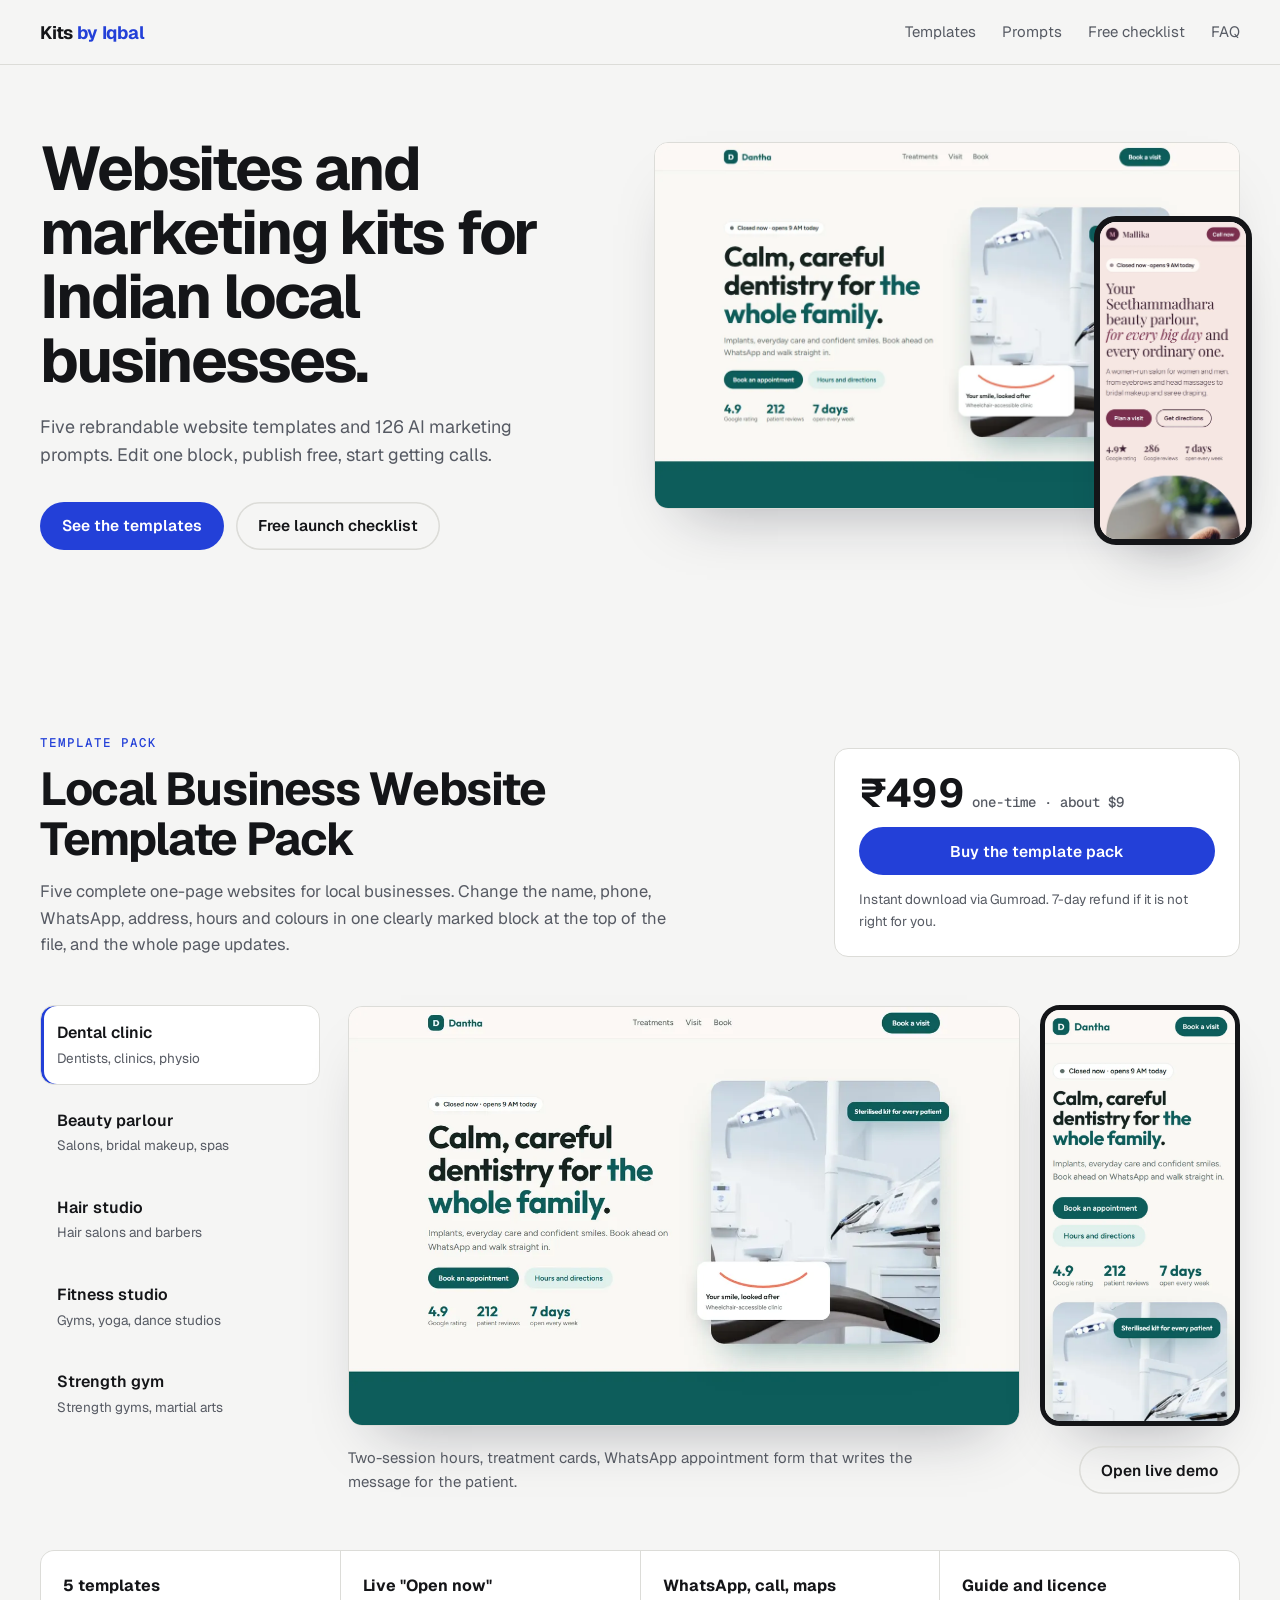
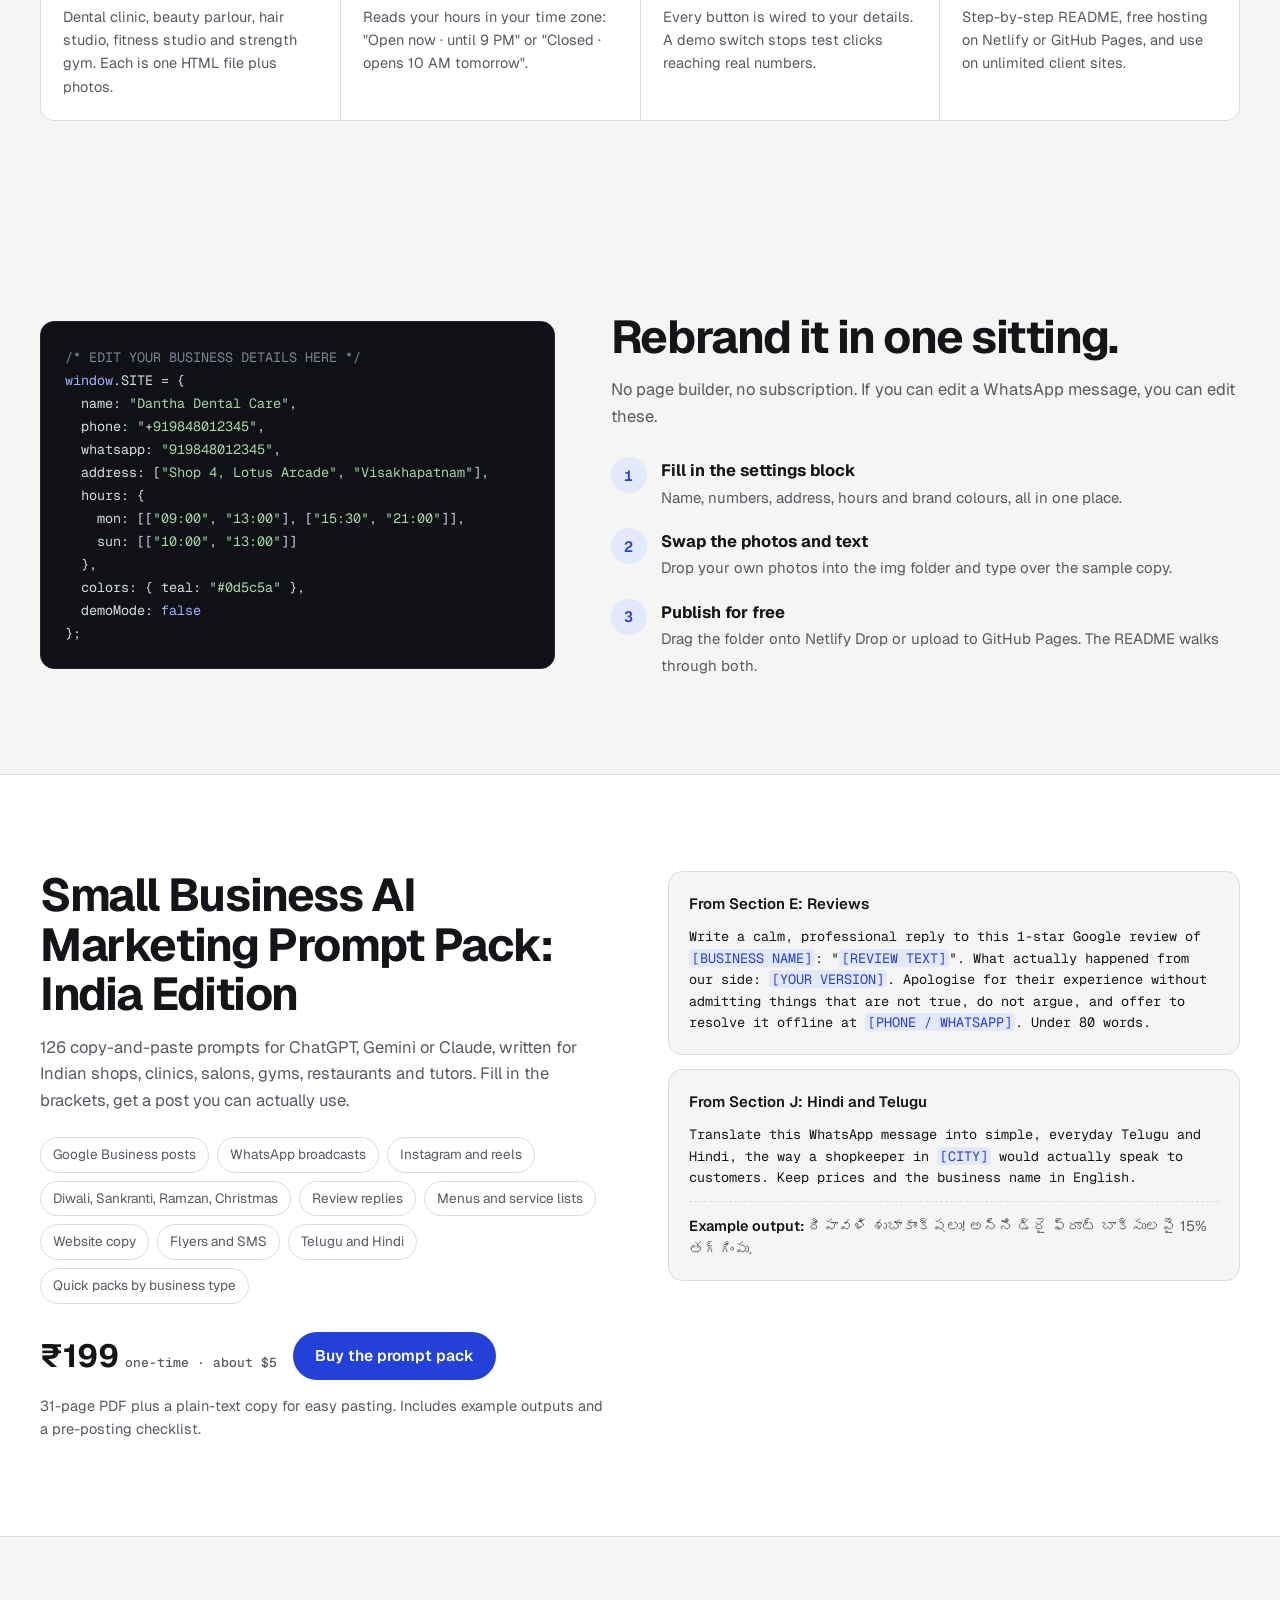
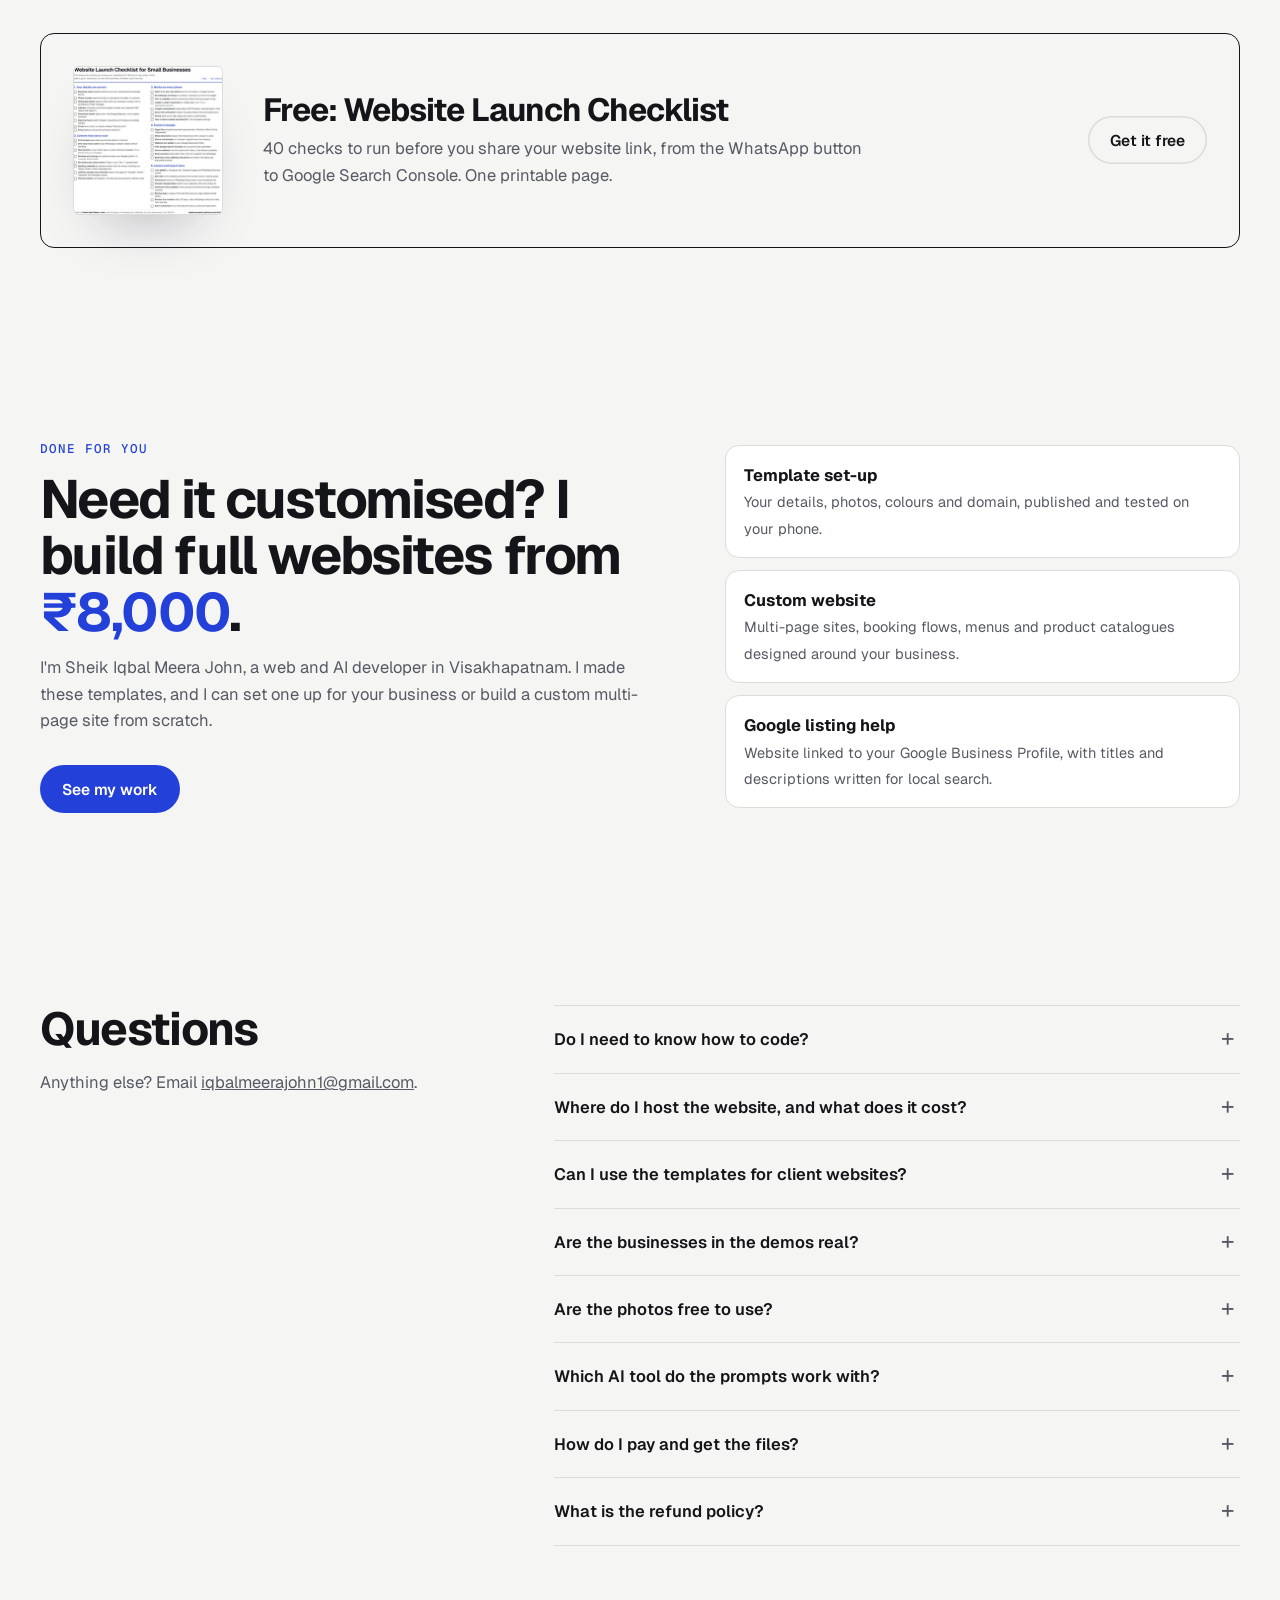
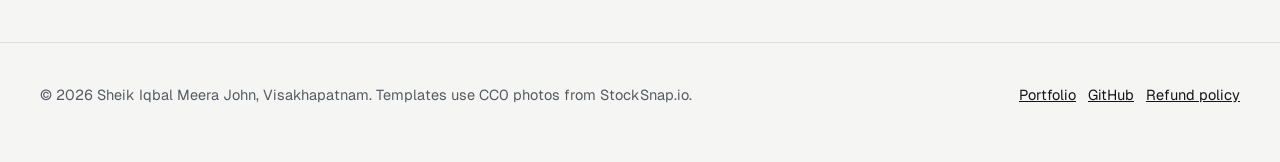
<file: index.html>
<!doctype html>
<html lang="en">
<head>
<meta charset="utf-8">
<meta name="viewport" content="width=device-width, initial-scale=1">
<title>Kits by Iqbal | Website templates and AI marketing prompts for Indian small businesses</title>
<meta name="description" content="Five rebrandable one-page website templates for clinics, salons and gyms, and 126 AI marketing prompts for Indian small businesses. Live demos, one-time price, free hosting guide.">
<link rel="canonical" href="https://iqbalmeerajohn.github.io/kits/">
<meta name="author" content="Sheik Iqbal Meera John">
<meta name="theme-color" content="#2340d8">
<meta property="og:type" content="website">
<meta property="og:site_name" content="Kits by Iqbal">
<meta property="og:title" content="Website templates and AI marketing prompts for Indian small businesses">
<meta property="og:description" content="5 rebrandable website templates with live demos, plus 126 AI marketing prompts. Built by Sheik Iqbal Meera John, Visakhapatnam.">
<meta property="og:url" content="https://iqbalmeerajohn.github.io/kits/">
<meta property="og:image" content="https://iqbalmeerajohn.github.io/kits/img/og.jpg">
<meta property="og:image:width" content="1200">
<meta property="og:image:height" content="630">
<meta name="twitter:card" content="summary_large_image">
<meta name="twitter:title" content="Website templates and AI marketing prompts for Indian small businesses">
<meta name="twitter:description" content="5 rebrandable website templates with live demos, plus 126 AI marketing prompts.">
<meta name="twitter:image" content="https://iqbalmeerajohn.github.io/kits/img/og.jpg">
<link rel="icon" href="data:image/svg+xml,%3Csvg xmlns='http://www.w3.org/2000/svg' viewBox='0 0 32 32'%3E%3Crect width='32' height='32' rx='8' fill='%232340d8'/%3E%3Ctext x='16' y='22' font-family='Arial' font-weight='700' font-size='17' text-anchor='middle' fill='white'%3EK%3C/text%3E%3C/svg%3E">
<link rel="preconnect" href="https://fonts.googleapis.com">
<link rel="preconnect" href="https://fonts.gstatic.com" crossorigin>
<link href="https://fonts.googleapis.com/css2?family=Geist:wght@400;500;600;700&family=Geist+Mono:wght@400;500;600&display=swap" rel="stylesheet">
<link rel="preload" as="image" href="img/tpl-dental-clinic-1440.webp">
<link rel="stylesheet" href="css/store.css">
<script type="application/ld+json">
{"@context":"https://schema.org","@type":"ItemList","name":"Kits by Iqbal","itemListElement":[
 {"@type":"ListItem","position":1,"item":{"@type":"Product","name":"Local Business Website Template Pack","description":"Five rebrandable one-page website templates for local businesses with live open-now hours, WhatsApp booking and free hosting guide.","brand":{"@type":"Person","name":"Sheik Iqbal Meera John"},"image":"https://iqbalmeerajohn.github.io/kits/img/tpl-dental-clinic-1440.webp"}},
 {"@type":"ListItem","position":2,"item":{"@type":"Product","name":"Small Business AI Marketing Prompt Pack: India Edition","description":"126 AI prompts for Google Business posts, WhatsApp broadcasts, Instagram captions, festival offers, review replies and Telugu and Hindi versions.","brand":{"@type":"Person","name":"Sheik Iqbal Meera John"}}}
]}
</script>
</head>
<body>
<a class="skip" href="#main">Skip to content</a>
<nav class="nav" aria-label="Main"><div class="wrap">
  <a class="brand" href="#top">Kits <span>by Iqbal</span></a>
  <ul>
    <li><a href="#templates">Templates</a></li>
    <li class="opt2"><a href="#prompts">Prompts</a></li>
    <li class="opt"><a href="#checklist">Free checklist</a></li>
    <li><a href="#faq">FAQ</a></li>
  </ul>
</div></nav>

<main id="main">
<header class="hero" id="top"><div class="wrap">
  <div>
    <h1 class="rv">Websites and marketing kits for Indian local businesses.</h1>
    <p class="lede rv">Five rebrandable website templates and 126 AI marketing prompts. Edit one block, publish free, start getting calls.</p>
    <div class="ctas rv">
      <a class="btn primary" href="#templates">See the templates</a>
      <a class="btn ghost" href="#checklist">Free launch checklist</a>
    </div>
  </div>
  <div class="stage rv" aria-hidden="true">
    <div class="desk"><img src="img/tpl-dental-clinic-1440.webp" alt="" width="1200" height="750" fetchpriority="high"></div>
    <div class="phone"><img src="img/tpl-beauty-salon-390.webp" alt="" width="600" height="1298"></div>
  </div>
</div></header>

<section id="templates"><div class="wrap">
  <div class="prod-head">
    <div class="rv">
      <p class="eyebrow">Template pack</p>
      <h2>Local Business Website Template Pack</h2>
      <p class="sub">Five complete one-page websites for local businesses. Change the name, phone, WhatsApp, address, hours and colours in one clearly marked block at the top of the file, and the whole page updates.</p>
    </div>
    <div class="buybox rv">
      <div class="amt"><span data-price="templates">₹499</span><small data-price-note="templates">one-time · about $9</small></div>
      <a class="btn primary" data-buy="templates" href="#templates">Buy the template pack</a>
      <p class="note">Instant download via Gumroad. 7-day refund if it is not right for you.</p>
    </div>
  </div>
  <div class="viewer">
    <div class="tabs" role="tablist" aria-label="Templates">
      <button class="tab" role="tab" id="tab-dental-clinic" aria-controls="pane-dental-clinic" aria-selected="true" tabindex="0"><b>Dental clinic</b><span>Dentists, clinics, physio</span></button>
      <button class="tab" role="tab" id="tab-beauty-salon" aria-controls="pane-beauty-salon" aria-selected="false" tabindex="-1"><b>Beauty parlour</b><span>Salons, bridal makeup, spas</span></button>
      <button class="tab" role="tab" id="tab-hair-studio" aria-controls="pane-hair-studio" aria-selected="false" tabindex="-1"><b>Hair studio</b><span>Hair salons and barbers</span></button>
      <button class="tab" role="tab" id="tab-fitness-studio" aria-controls="pane-fitness-studio" aria-selected="false" tabindex="-1"><b>Fitness studio</b><span>Gyms, yoga, dance studios</span></button>
      <button class="tab" role="tab" id="tab-strength-gym" aria-controls="pane-strength-gym" aria-selected="false" tabindex="-1"><b>Strength gym</b><span>Strength gyms, martial arts</span></button>
    </div>
    <div class="screen">
      <div class="pane on" id="pane-dental-clinic" role="tabpanel" aria-labelledby="tab-dental-clinic">
        <div class="d"><img src="img/tpl-dental-clinic-1440.webp" alt="Dental clinic template on a desktop screen" width="1200" height="750"></div>
        <div class="m"><img src="img/tpl-dental-clinic-390.webp" alt="Dental clinic template on a phone" width="600" height="1298"></div>
        <div class="meta"><p>Two-session hours, treatment cards, WhatsApp appointment form that writes the message for the patient.</p><a class="btn ghost" href="preview/dental-clinic/" target="_blank" rel="noopener">Open live demo</a></div>
      </div>
      <div class="pane" id="pane-beauty-salon" role="tabpanel" aria-labelledby="tab-beauty-salon">
        <div class="d"><img src="img/tpl-beauty-salon-1440.webp" alt="Beauty parlour template on a desktop screen" width="1200" height="750" loading="lazy"></div>
        <div class="m"><img src="img/tpl-beauty-salon-390.webp" alt="Beauty parlour template on a phone" width="600" height="1298" loading="lazy"></div>
        <div class="meta"><p>Service picker: the guest taps services, a day and a time, and WhatsApp opens with a ready booking message.</p><a class="btn ghost" href="preview/beauty-salon/" target="_blank" rel="noopener">Open live demo</a></div>
      </div>
      <div class="pane" id="pane-hair-studio" role="tabpanel" aria-labelledby="tab-hair-studio">
        <div class="d"><img src="img/tpl-hair-studio-1440.webp" alt="Hair studio template on a desktop screen" width="1200" height="750" loading="lazy"></div>
        <div class="m"><img src="img/tpl-hair-studio-390.webp" alt="Hair studio template on a phone" width="600" height="1298" loading="lazy"></div>
        <div class="meta"><p>Price menu with stylist levels, team bento, pinned four-step story on desktop. Follows the visitor's light or dark mode.</p><a class="btn ghost" href="preview/hair-studio/" target="_blank" rel="noopener">Open live demo</a></div>
      </div>
      <div class="pane" id="pane-fitness-studio" role="tabpanel" aria-labelledby="tab-fitness-studio">
        <div class="d"><img src="img/tpl-fitness-studio-1440.webp" alt="Fitness studio template on a desktop screen" width="1200" height="750" loading="lazy"></div>
        <div class="m"><img src="img/tpl-fitness-studio-390.webp" alt="Fitness studio template on a phone" width="600" height="1298" loading="lazy"></div>
        <div class="meta"><p>Weekly timetable drawn from your hours with a live now-line, membership plans with WhatsApp buttons.</p><a class="btn ghost" href="preview/fitness-studio/" target="_blank" rel="noopener">Open live demo</a></div>
      </div>
      <div class="pane" id="pane-strength-gym" role="tabpanel" aria-labelledby="tab-strength-gym">
        <div class="d"><img src="img/tpl-strength-gym-1440.webp" alt="Strength gym template on a desktop screen" width="1200" height="750" loading="lazy"></div>
        <div class="m"><img src="img/tpl-strength-gym-390.webp" alt="Strength gym template on a phone" width="600" height="1298" loading="lazy"></div>
        <div class="meta"><p>Dark, bold and loud. Live 24-hour clock of today's sessions, photo reel and big type.</p><a class="btn ghost" href="preview/strength-gym/" target="_blank" rel="noopener">Open live demo</a></div>
      </div>
    </div>
  </div>
  <div class="included rv">
    <div><b>5 templates</b><p>Dental clinic, beauty parlour, hair studio, fitness studio and strength gym. Each is one HTML file plus photos.</p></div>
    <div><b>Live "Open now"</b><p>Reads your hours in your time zone: "Open now · until 9 PM" or "Closed · opens 10 AM tomorrow".</p></div>
    <div><b>WhatsApp, call, maps</b><p>Every button is wired to your details. A demo switch stops test clicks reaching real numbers.</p></div>
    <div><b>Guide and licence</b><p>Step-by-step README, free hosting on Netlify or GitHub Pages, and use on unlimited client sites.</p></div>
  </div>
</div></section>

<section class="edit" aria-labelledby="edit-h"><div class="wrap">
  <pre class="code rv" aria-label="The settings block at the top of each template"><span class="c">/* EDIT YOUR BUSINESS DETAILS HERE */</span>
<span class="k">window</span>.SITE = {
  name: <span class="s">"Dantha Dental Care"</span>,
  phone: <span class="s">"+919848012345"</span>,
  whatsapp: <span class="s">"919848012345"</span>,
  address: [<span class="s">"Shop 4, Lotus Arcade"</span>, <span class="s">"Visakhapatnam"</span>],
  hours: {
    mon: [[<span class="s">"09:00"</span>, <span class="s">"13:00"</span>], [<span class="s">"15:30"</span>, <span class="s">"21:00"</span>]],
    sun: [[<span class="s">"10:00"</span>, <span class="s">"13:00"</span>]]
  },
  colors: { teal: <span class="s">"#0d5c5a"</span> },
  demoMode: <span class="k">false</span>
};</pre>
  <div class="rv">
    <h2 id="edit-h">Rebrand it in one sitting.</h2>
    <p class="sub">No page builder, no subscription. If you can edit a WhatsApp message, you can edit these.</p>
    <ol class="steps">
      <li><div><b>Fill in the settings block</b><span>Name, numbers, address, hours and brand colours, all in one place.</span></div></li>
      <li><div><b>Swap the photos and text</b><span>Drop your own photos into the img folder and type over the sample copy.</span></div></li>
      <li><div><b>Publish for free</b><span>Drag the folder onto Netlify Drop or upload to GitHub Pages. The README walks through both.</span></div></li>
    </ol>
  </div>
</div></section>

<section class="pack" id="prompts"><div class="wrap">
  <div class="rv">
    <h2>Small Business AI Marketing Prompt Pack: India Edition</h2>
    <p class="sub">126 copy-and-paste prompts for ChatGPT, Gemini or Claude, written for Indian shops, clinics, salons, gyms, restaurants and tutors. Fill in the brackets, get a post you can actually use.</p>
    <div class="chips">
      <span>Google Business posts</span><span>WhatsApp broadcasts</span><span>Instagram and reels</span><span>Diwali, Sankranti, Ramzan, Christmas</span><span>Review replies</span><span>Menus and service lists</span><span>Website copy</span><span>Flyers and SMS</span><span>Telugu and Hindi</span><span>Quick packs by business type</span>
    </div>
    <div class="buyrow">
      <div class="amt"><span data-price="prompts">₹199</span><small data-price-note="prompts">one-time · about $5</small></div>
      <a class="btn primary" data-buy="prompts" href="#prompts">Buy the prompt pack</a>
    </div>
    <p class="sub" style="font-size:14.5px">31-page PDF plus a plain-text copy for easy pasting. Includes example outputs and a pre-posting checklist.</p>
  </div>
  <div class="sample rv" aria-label="Two prompts from the pack">
    <article>
      <h3>From Section E: Reviews</h3>
      <pre>Write a calm, professional reply to this 1-star Google review of <mark>[BUSINESS NAME]</mark>: "<mark>[REVIEW TEXT]</mark>". What actually happened from our side: <mark>[YOUR VERSION]</mark>. Apologise for their experience without admitting things that are not true, do not argue, and offer to resolve it offline at <mark>[PHONE / WHATSAPP]</mark>. Under 80 words.</pre>
    </article>
    <article>
      <h3>From Section J: Hindi and Telugu</h3>
      <pre>Translate this WhatsApp message into simple, everyday Telugu and Hindi, the way a shopkeeper in <mark>[CITY]</mark> would actually speak to customers. Keep prices and the business name in English.</pre>
      <p class="out"><b>Example output:</b> <span lang="te">దీపావళి శుభాకాంక్షలు! అన్ని డ్రై ఫ్రూట్ బాక్సులపై 15% తగ్గింపు.</span></p>
    </article>
  </div>
</div></section>

<section class="free" id="checklist"><div class="wrap rv">
  <img src="img/checklist.webp" alt="Preview of the one-page website launch checklist" width="300" height="298" loading="lazy">
  <div>
    <h2>Free: Website Launch Checklist</h2>
    <p>40 checks to run before you share your website link, from the WhatsApp button to Google Search Console. One printable page.</p>
  </div>
  <a class="btn ghost" data-buy="checklist" href="#checklist">Get it free</a>
</div></section>

<section class="custom" id="custom"><div class="wrap">
  <div class="rv">
    <p class="eyebrow">Done for you</p>
    <p class="big">Need it customised? I build full websites from <em>₹8,000</em>.</p>
    <p class="sub">I'm Sheik Iqbal Meera John, a web and AI developer in Visakhapatnam. I made these templates, and I can set one up for your business or build a custom multi-page site from scratch.</p>
    <div class="ctas"><a class="btn primary" href="https://iqbalmeerajohn.github.io/portfolio/" target="_blank" rel="noopener">See my work</a></div>
  </div>
  <ul class="rv">
    <li><b>Template set-up</b><span>Your details, photos, colours and domain, published and tested on your phone.</span></li>
    <li><b>Custom website</b><span>Multi-page sites, booking flows, menus and product catalogues designed around your business.</span></li>
    <li><b>Google listing help</b><span>Website linked to your Google Business Profile, with titles and descriptions written for local search.</span></li>
  </ul>
</div></section>

<section class="faq" id="faq"><div class="wrap">
  <div class="rv"><h2>Questions</h2><p class="sub">Anything else? Email <a href="mailto:iqbalmeerajohn1@gmail.com">iqbalmeerajohn1@gmail.com</a>.</p></div>
  <div class="rv">
    <details><summary>Do I need to know how to code?</summary><p>No. Each template has one settings block at the top with comments next to every line. You change text inside quotes. The README shows exactly what each setting does, with examples.</p></details>
    <details><summary>Where do I host the website, and what does it cost?</summary><p>Netlify and GitHub Pages both host sites like these for free. The README has step-by-step instructions for both. You only pay if you want your own domain name, which you buy from any domain registrar.</p></details>
    <details><summary>Can I use the templates for client websites?</summary><p>Yes. Use them for your own business or for unlimited client sites, including paid work. You cannot resell or share the templates themselves as templates. The full licence is included in the download.</p></details>
    <details><summary>Are the businesses in the demos real?</summary><p>No. The sample businesses, addresses, phone numbers, reviews and prices are fictional, so you can see a finished site. Replace them with real details before you publish.</p></details>
    <details><summary>Are the photos free to use?</summary><p>Yes. All included photos are from StockSnap.io under the CC0 licence, free for commercial use with no attribution needed. Your own shop photos will work even better.</p></details>
    <details><summary>Which AI tool do the prompts work with?</summary><p>Any chat-based AI: ChatGPT, Gemini, Claude, Copilot and others, including the free versions. The prompts are plain text, so you copy, fill in the brackets and paste.</p></details>
    <details><summary>How do I pay and get the files?</summary><p>Checkout is handled by Gumroad, which accepts cards and other common payment methods. You get a download link on screen and by email straight after paying.</p></details>
    <details id="refunds"><summary>What is the refund policy?</summary><p>If a kit is not right for you, ask for a refund within 7 days of purchase through Gumroad or by email and you will get your money back. No long explanation needed.</p></details>
  </div>
</div></section>
</main>

<footer><div class="wrap">
  <span>&copy; <span data-year>2026</span> Sheik Iqbal Meera John, Visakhapatnam. Templates use CC0 photos from StockSnap.io.</span>
  <span><a href="https://iqbalmeerajohn.github.io/portfolio/" target="_blank" rel="noopener">Portfolio</a> &nbsp; <a href="https://github.com/Iqbalmeerajohn" target="_blank" rel="noopener">GitHub</a> &nbsp; <a href="#refunds">Refund policy</a></span>
</div></footer>

<script src="js/store.js"></script>
<script data-goatcounter="https://snoopy.goatcounter.com/count" async src="//gc.zgo.at/count.js"></script>
</body>
</html>
</file>
<file: css/store.css>
/* Kits by Iqbal - storefront styles. One accent (cobalt), 14px cards, pill buttons, light + dark. */
:root{
  --bg:#f5f5f4;--surface:#ffffff;--surface-2:#ececea;--ink:#141518;--mute:#565a63;--line:#dcdcd8;
  --accent:#2340d8;--accent-ink:#ffffff;--accent-soft:#e4e8fb;
  --radius:14px;--font:"Geist",system-ui,-apple-system,"Segoe UI",sans-serif;--mono:"Geist Mono",ui-monospace,Consolas,monospace;
  --ease:cubic-bezier(.16,1,.3,1);--shadow:0 30px 60px -32px rgb(20 24 40 / .35);
}
@media (prefers-color-scheme:dark){
  :root{--bg:#111214;--surface:#1a1b1f;--surface-2:#22242a;--ink:#ededec;--mute:#a2a5ad;--line:#2d2f35;
    --accent:#8a9cff;--accent-ink:#0d1030;--accent-soft:#232a52;--shadow:0 30px 60px -32px rgb(0 0 0 / .7)}
}
*{box-sizing:border-box;margin:0;padding:0}
html{scroll-behavior:smooth;-webkit-text-size-adjust:100%}
body{background:var(--bg);color:var(--ink);font:400 16.5px/1.6 var(--font);-webkit-font-smoothing:antialiased;overflow-x:hidden}
img{display:block;max-width:100%;height:auto}
a{color:inherit}
:focus-visible{outline:2px solid var(--accent);outline-offset:3px;border-radius:6px}
.wrap{width:min(1200px,100% - 32px);margin-inline:auto}
.skip{position:absolute;left:-999px;top:8px;background:var(--surface);padding:8px 12px;border-radius:8px;z-index:50}
.skip:focus{left:8px}

/* nav */
.nav{position:sticky;top:0;z-index:30;background:color-mix(in srgb,var(--bg) 86%,transparent);backdrop-filter:blur(12px);-webkit-backdrop-filter:blur(12px);border-bottom:1px solid var(--line)}
.nav .wrap{display:flex;align-items:center;justify-content:space-between;gap:20px;height:64px}
.brand{font:700 18px var(--font);letter-spacing:-.01em;text-decoration:none;white-space:nowrap}
.brand span{color:var(--accent)}
.nav ul{display:flex;gap:26px;list-style:none;font-size:15px}
.nav ul a{text-decoration:none;color:var(--mute);transition:color .2s}
.nav ul a:hover{color:var(--ink)}
@media (max-width:760px){.nav ul{gap:16px;font-size:14px}.nav ul li.opt{display:none}}
@media (max-width:420px){.nav ul li.opt2{display:none}}

/* buttons */
.btn{display:inline-flex;align-items:center;justify-content:center;gap:10px;min-height:48px;padding:0 22px;border-radius:999px;border:0;font:600 15.5px var(--font);text-decoration:none;cursor:pointer;white-space:nowrap;transition:transform .18s var(--ease),background-color .2s,color .2s,box-shadow .2s}
.btn:active{transform:scale(.98)}
.btn.primary{background:var(--accent);color:var(--accent-ink)}
.btn.primary:hover{box-shadow:0 10px 24px -12px var(--accent)}
.btn.ghost{background:transparent;color:var(--ink);box-shadow:inset 0 0 0 1.5px var(--line)}
.btn.ghost:hover{box-shadow:inset 0 0 0 1.5px var(--ink)}
.btn .price{font-family:var(--mono);font-weight:500;opacity:.9}

/* hero */
.hero{padding:72px 0 88px}
.hero .wrap{display:grid;grid-template-columns:1fr 1.05fr;gap:56px;align-items:center}
h1{font:700 clamp(38px,4.8vw,62px)/1.04 var(--font);letter-spacing:-.035em;max-width:14ch}
.lede{font-size:clamp(17px,1.4vw,19px);color:var(--mute);max-width:44ch;margin-top:20px}
.ctas{display:flex;flex-wrap:wrap;gap:12px;margin-top:32px}
.stage{position:relative;padding-bottom:6%}
.stage .desk{border-radius:var(--radius);overflow:hidden;border:1px solid var(--line);box-shadow:var(--shadow);background:var(--surface)}
.stage .phone{position:absolute;right:-2%;bottom:0;width:27%;border-radius:22px;overflow:hidden;border:6px solid var(--ink);box-shadow:var(--shadow);background:var(--surface)}
@media (max-width:900px){.hero{padding:40px 0 64px}.hero .wrap{grid-template-columns:1fr;gap:40px}.stage .phone{right:2%}}

/* section basics */
section{padding:96px 0}
h2{font:700 clamp(30px,3.6vw,46px)/1.08 var(--font);letter-spacing:-.03em;max-width:20ch}
.sub{color:var(--mute);max-width:58ch;margin-top:14px}
.eyebrow{font:500 12.5px var(--mono);letter-spacing:.08em;text-transform:uppercase;color:var(--accent);margin-bottom:14px}
@media (max-width:760px){section{padding:72px 0}}

/* template pack: header + viewer */
.prod-head{display:grid;grid-template-columns:1.3fr .7fr;gap:40px;align-items:end}
.buybox{background:var(--surface);border:1px solid var(--line);border-radius:var(--radius);padding:24px;display:grid;gap:14px}
.buybox .amt{font:700 40px/1 var(--font);letter-spacing:-.02em}
.buybox .amt small{font:500 14px var(--mono);color:var(--mute);margin-left:8px;letter-spacing:0}
.buybox .btn{width:100%}
.buybox .note{font-size:13.5px;color:var(--mute)}
.viewer{margin-top:48px;display:grid;grid-template-columns:280px 1fr;gap:28px;align-items:start}
.tabs{display:grid;gap:8px}
.tab{display:grid;gap:2px;text-align:left;padding:14px 16px;border-radius:var(--radius);border:1px solid transparent;background:transparent;color:var(--ink);font:inherit;cursor:pointer;transition:background-color .2s,border-color .2s}
.tab b{font-weight:600;font-size:16px}
.tab span{font-size:13.5px;color:var(--mute)}
.tab:hover{background:var(--surface)}
.tab[aria-selected="true"]{background:var(--surface);border-color:var(--line);box-shadow:inset 3px 0 0 var(--accent)}
.screen{position:relative}
.screen .pane{display:none}
.screen .pane.on{display:grid;grid-template-columns:1fr 200px;gap:20px;align-items:end;animation:fade .45s var(--ease)}
@keyframes fade{from{opacity:0;transform:translateY(8px)}to{opacity:1;transform:none}}
.pane .d{border-radius:var(--radius);overflow:hidden;border:1px solid var(--line);box-shadow:var(--shadow)}
.pane .m{border-radius:20px;overflow:hidden;border:5px solid var(--ink);box-shadow:var(--shadow)}
.pane .meta{grid-column:1 / -1;display:flex;flex-wrap:wrap;align-items:center;justify-content:space-between;gap:12px}
.pane .meta p{color:var(--mute);font-size:15px;max-width:60ch}
@media (max-width:900px){
  .prod-head{grid-template-columns:1fr}
  .viewer{grid-template-columns:1fr}
  .tabs{display:flex;overflow-x:auto;scroll-snap-type:x mandatory;scrollbar-width:none;margin-inline:-16px;padding-inline:16px}
  .tabs::-webkit-scrollbar{display:none}
  .tab{flex:none;scroll-snap-align:start;background:var(--surface);border-color:var(--line)}
  .screen .pane.on{grid-template-columns:1fr 34%;align-items:center}
}

/* included list */
.included{margin-top:56px;display:grid;grid-template-columns:repeat(4,minmax(0,1fr));gap:1px;background:var(--line);border:1px solid var(--line);border-radius:var(--radius);overflow:hidden}
.included div{background:var(--surface);padding:22px}
.included b{display:block;font-size:16px;margin-bottom:6px}
.included p{font-size:14.5px;color:var(--mute)}
@media (max-width:900px){.included{grid-template-columns:1fr 1fr}}
@media (max-width:520px){.included{grid-template-columns:1fr}}

/* config editor showcase */
.edit .wrap{display:grid;grid-template-columns:.9fr 1.1fr;gap:56px;align-items:center}
.code{background:#0f1117;color:#d7dae2;border-radius:var(--radius);padding:24px;overflow-x:auto;font:13.5px/1.7 var(--mono);border:1px solid #23262f}
.code .c{color:#7d8597}.code .s{color:#a5d6a7}.code .k{color:#9fb0ff}
.steps{list-style:none;margin-top:28px;display:grid;gap:18px;counter-reset:st}
.steps li{display:grid;grid-template-columns:36px 1fr;gap:14px;align-items:start}
.steps li::before{counter-increment:st;content:counter(st);width:36px;height:36px;border-radius:999px;background:var(--accent-soft);color:var(--accent);display:grid;place-items:center;font:600 15px var(--mono)}
.steps b{display:block}
.steps span{color:var(--mute);font-size:15px}
@media (max-width:900px){.edit .wrap{grid-template-columns:1fr;gap:36px}}

/* prompt pack */
.pack{background:var(--surface);border-block:1px solid var(--line)}
.pack .wrap{display:grid;grid-template-columns:1fr 1fr;gap:56px;align-items:start}
.chips{display:flex;flex-wrap:wrap;gap:8px;margin-top:24px}
.chips span{border:1px solid var(--line);border-radius:999px;padding:6px 12px;font-size:13.5px;color:var(--mute)}
.pack .buyrow{display:flex;flex-wrap:wrap;align-items:center;gap:16px;margin-top:28px}
.pack .buyrow .amt{font:700 32px/1 var(--font)}
.pack .buyrow .amt small{font:500 13px var(--mono);color:var(--mute);margin-left:6px}
.sample{display:grid;gap:14px}
.sample article{border:1px solid var(--line);border-radius:var(--radius);padding:20px;background:var(--bg)}
.sample h3{font-size:15px;font-weight:600;margin-bottom:10px}
.sample pre{white-space:pre-wrap;font:13.5px/1.6 var(--mono);color:var(--ink)}
.sample mark{background:var(--accent-soft);color:var(--accent);border-radius:4px;padding:0 3px}
.sample .out{margin-top:12px;padding-top:12px;border-top:1px dashed var(--line);font-size:14.5px;color:var(--mute)}
.sample .out b{color:var(--ink);font-weight:600}
@media (max-width:900px){.pack .wrap{grid-template-columns:1fr;gap:40px}}

/* free checklist strip */
.free .wrap{display:grid;grid-template-columns:auto 1fr auto;gap:40px;align-items:center;border:1.5px solid var(--ink);border-radius:var(--radius);padding:32px}
.free img{width:150px;border-radius:6px;border:1px solid var(--line);box-shadow:var(--shadow);background:#fff}
.free h2{font-size:clamp(24px,2.6vw,32px);max-width:none}
.free p{color:var(--mute);margin-top:8px;max-width:56ch}
@media (max-width:820px){.free .wrap{grid-template-columns:1fr;gap:24px;padding:24px}.free img{width:120px}}

/* custom work */
.custom .wrap{display:grid;grid-template-columns:1.1fr .9fr;gap:56px;align-items:center}
.custom .big{font:700 clamp(34px,4.2vw,54px)/1.05 var(--font);letter-spacing:-.03em}
.custom .big em{font-style:normal;color:var(--accent)}
.custom ul{list-style:none;display:grid;gap:12px}
.custom li{padding:16px 18px;background:var(--surface);border:1px solid var(--line);border-radius:var(--radius)}
.custom li b{display:block}
.custom li span{color:var(--mute);font-size:14.5px}
@media (max-width:900px){.custom .wrap{grid-template-columns:1fr;gap:32px}}

/* faq */
.faq .wrap{display:grid;grid-template-columns:.8fr 1.2fr;gap:56px}
details{border-bottom:1px solid var(--line)}
details:first-child{border-top:1px solid var(--line)}
summary{list-style:none;cursor:pointer;padding:20px 40px 20px 0;font-weight:600;position:relative}
summary::-webkit-details-marker{display:none}
summary::after{content:"+";position:absolute;right:6px;top:16px;font:400 24px var(--font);color:var(--mute);transition:transform .25s var(--ease)}
details[open] summary::after{transform:rotate(45deg)}
details p{padding:0 0 20px;color:var(--mute);max-width:62ch}
@media (max-width:900px){.faq .wrap{grid-template-columns:1fr;gap:28px}}

/* footer */
footer{border-top:1px solid var(--line);padding:40px 0 56px;color:var(--mute);font-size:14.5px}
footer .wrap{display:flex;flex-wrap:wrap;justify-content:space-between;gap:16px 32px}
footer a{color:var(--ink)}

/* reveal on scroll (IntersectionObserver in store.js) */
.js .rv{opacity:0;transform:translateY(18px);transition:opacity .7s var(--ease),transform .7s var(--ease)}
.js .rv.in{opacity:1;transform:none}
@media (prefers-reduced-motion:reduce){html{scroll-behavior:auto}.js .rv{opacity:1;transform:none;transition:none}.screen .pane.on{animation:none}}
</file>
